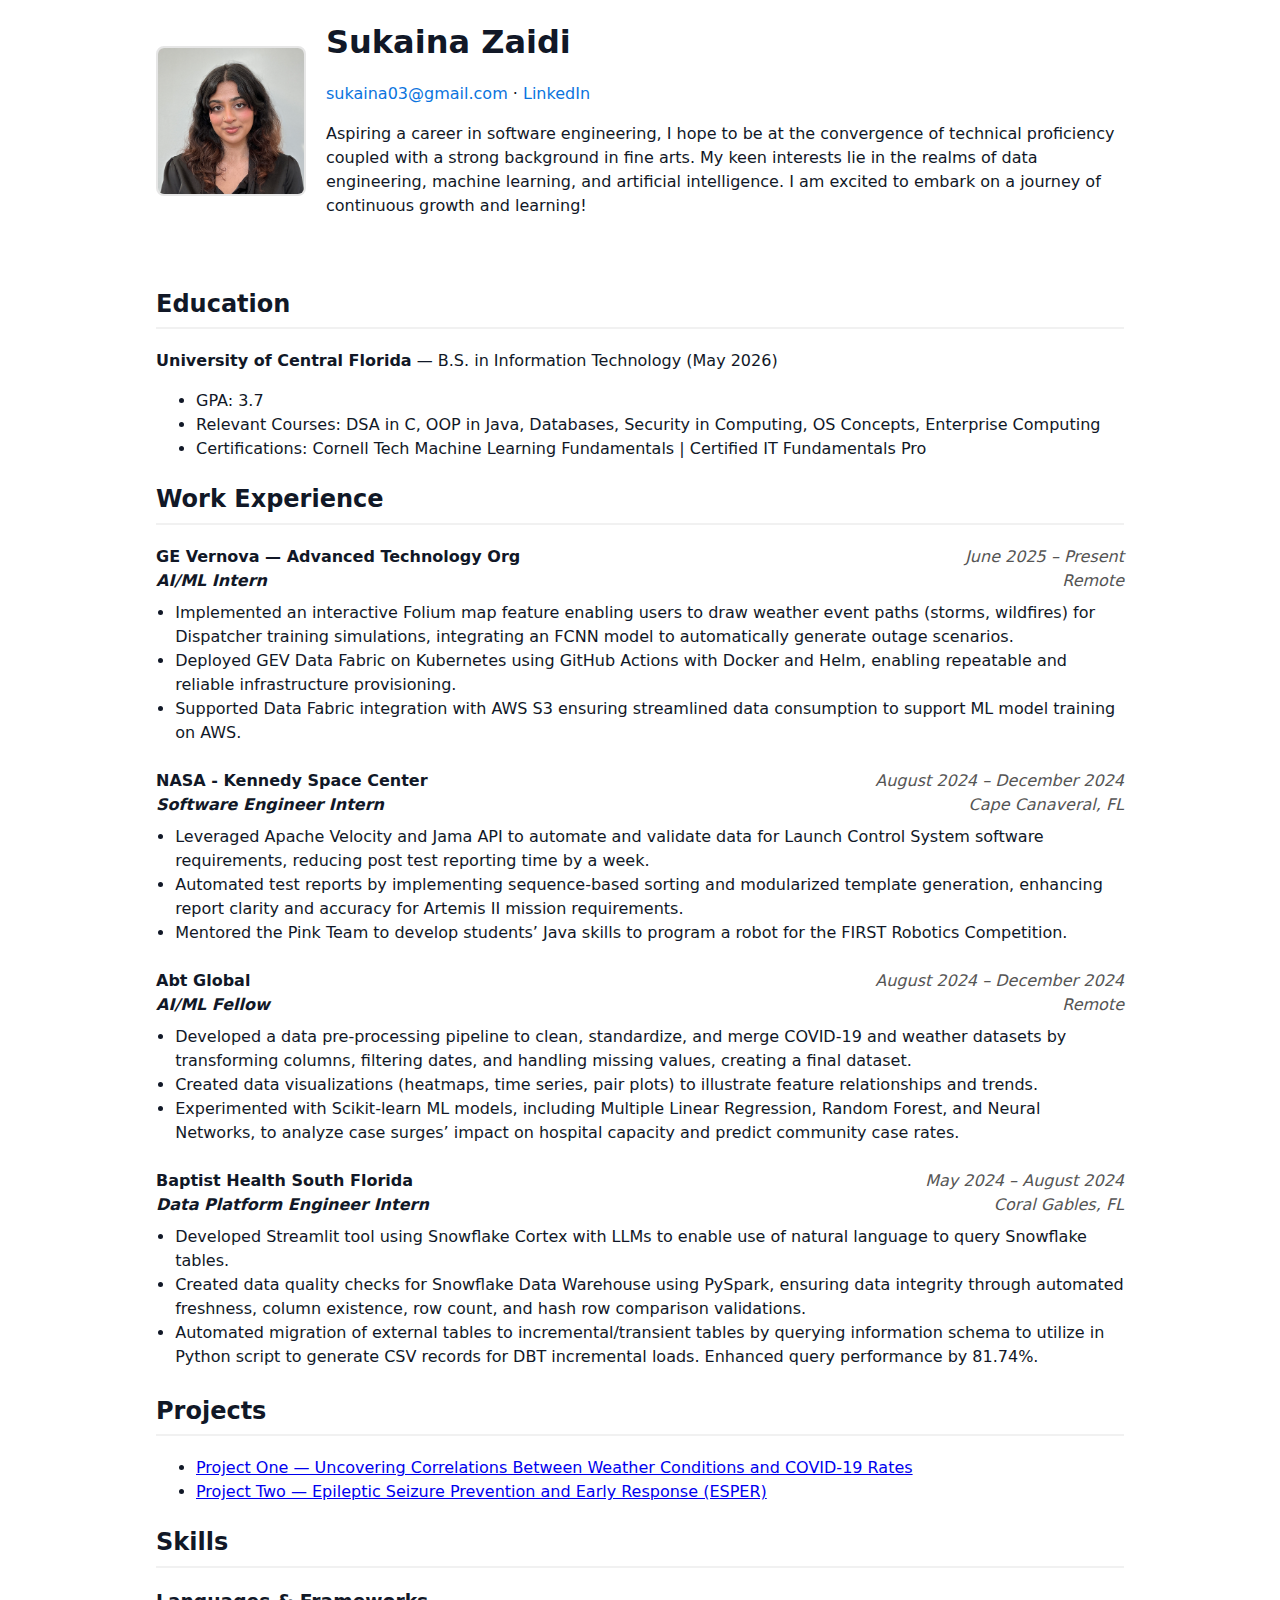
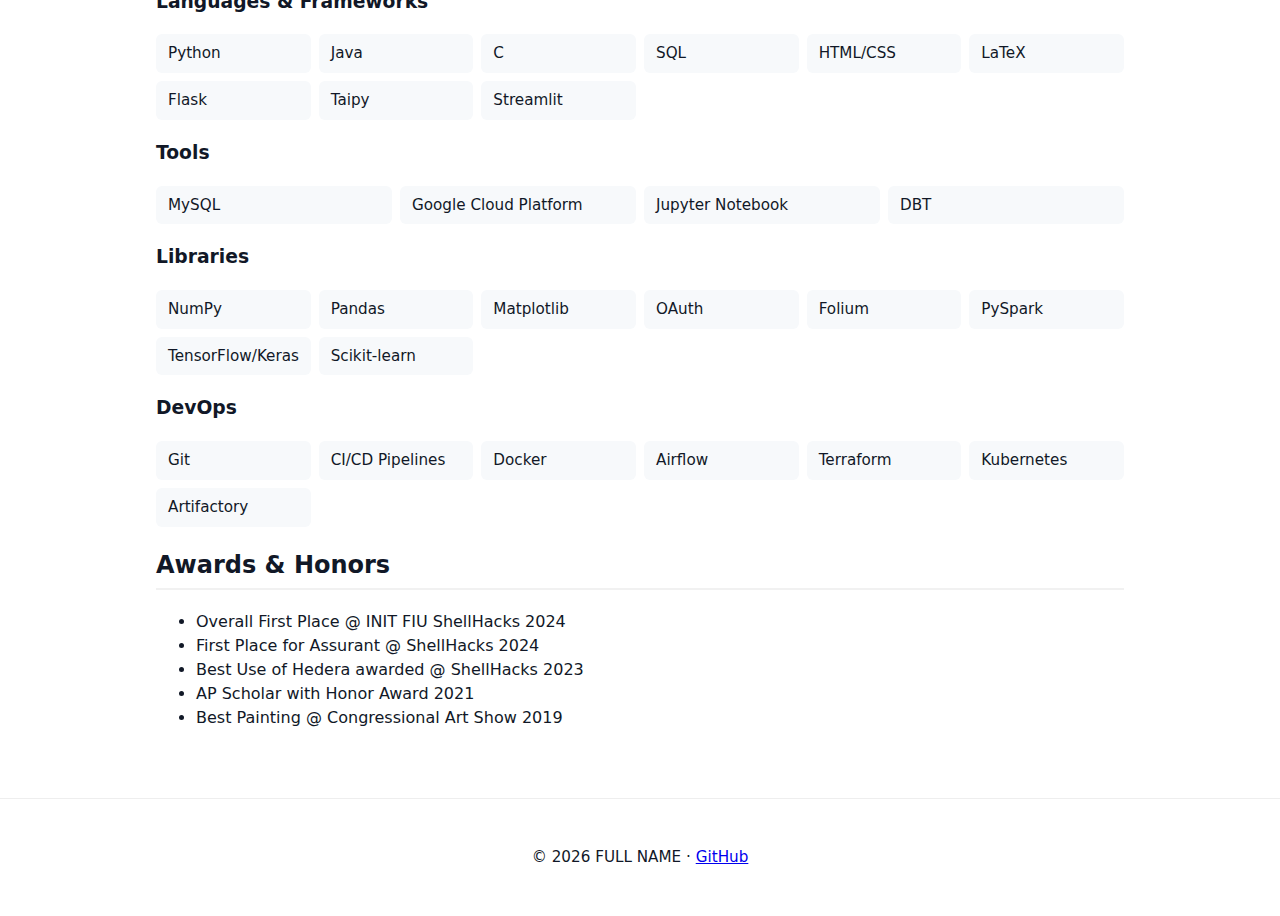
<file: project1/index.html>
<!doctype html>
<html lang="en">
<head>
  <meta charset="utf-8" />
  <meta name="viewport" content="width=device-width,initial-scale=1" />
  <title>Sukaina Zaidi Resume</title>
  <link rel="stylesheet" href="css/styles.css">
  <meta name="description" content="Resume of FULL NAME — UCF student.">
</head>
<body>
  <header class="site-header" role="banner">
    <div class="container header-grid">
      <div class="profile-photo" aria-hidden="false">
        <img src="images/headshot.jpg">
      </div>
      <div class="heading">
        <h1>Sukaina Zaidi</h1>
        <p class="contact">
          <a href="mailto:sukaina03@gmail.com">sukaina03@gmail.com</a> ·
          <a href="https://www.linkedin.com/in/sukaina-zaidi/" target="_blank" rel="noopener">LinkedIn</a>
        </p>
        <p class="objective">Aspiring a career in software engineering, I hope to be at the convergence of technical proficiency coupled with a strong background in fine arts. My keen interests lie in the realms of data engineering, machine learning, and artificial intelligence. I am excited to embark on a journey of continuous growth and learning!</p>
      </div>
    </div>
  </header>

  <main id="main" class="container" role="main">
    <section aria-labelledby="education">
      <h2 id="education">Education</h2>
      <p><strong>University of Central Florida</strong> — B.S. in Information Technology (May 2026)</p>
      <ul class="meta-list">
        <li>GPA: 3.7</li>
        <li>Relevant Courses: DSA in C, OOP in Java, Databases, Security in Computing, OS Concepts, Enterprise Computing</li>
        <li>Certifications: Cornell Tech Machine Learning Fundamentals | Certified IT Fundamentals Pro</li>
      </ul>
    </section>

    <section aria-labelledby="experience">
        <h2 id="experience">Work Experience</h2>

        <article class="job">
          <div class="job-header">
            <div class="job-left">
              <strong>GE Vernova — Advanced Technology Org</strong>
            </div>
            <div class="job-right">
              June 2025 – Present
            </div>
          </div>
          <div class="job-header">
            <div class="job-left">
              <em>AI/ML Intern</em>
            </div>
            <div class="job-right">
              Remote
            </div>
          </div>
          <ul>
            <li>Implemented an interactive Folium map feature enabling users to draw weather event paths (storms, wildfires) for
              Dispatcher training simulations, integrating an FCNN model to automatically generate outage scenarios.</li>
            <li>Deployed GEV Data Fabric on Kubernetes using GitHub Actions with Docker and Helm, enabling repeatable
              and reliable infrastructure provisioning.</li>
            <li>Supported Data Fabric integration with AWS S3 ensuring streamlined data consumption to support ML model
              training on AWS.</li>
          </ul>
        </article>
        

        <article class="job">
            <div class="job-header">
              <div class="job-left">
                <strong>NASA - Kennedy Space Center</strong>
              </div>
              <div class="job-right">
                August 2024 – December 2024
              </div>
            </div>
            <div class="job-header">
              <div class="job-left">
                <em>Software Engineer Intern</em>
              </div>
              <div class="job-right">
                Cape Canaveral, FL
              </div>
            </div>
            <ul>
              <li>Leveraged Apache Velocity and Jama API to automate and validate data for Launch Control System software
                requirements, reducing post test reporting time by a week.</li>
              <li>Automated test reports by implementing sequence-based sorting and modularized template generation, enhancing
                report clarity and accuracy for Artemis II mission requirements.</li>
              <li>Mentored the Pink Team to develop students’ Java skills to program a robot for the FIRST Robotics Competition.</li>
            </ul>
          </article>


          <article class="job">
            <div class="job-header">
              <div class="job-left">
                <strong>Abt Global</strong>
              </div>
              <div class="job-right">
                August 2024 – December 2024
              </div>
            </div>
            <div class="job-header">
              <div class="job-left">
                <em>AI/ML Fellow</em>
              </div>
              <div class="job-right">
                Remote
              </div>
            </div>
            <ul>
              <li>Developed a data pre-processing pipeline to clean, standardize, and merge COVID-19 and weather datasets by
                transforming columns, filtering dates, and handling missing values, creating a final dataset.</li>
              <li>Created data visualizations (heatmaps, time series, pair plots) to illustrate feature relationships and trends.</li>
              <li>Experimented with Scikit-learn ML models, including Multiple Linear Regression, Random Forest, and
                Neural Networks, to analyze case surges’ impact on hospital capacity and predict community case rates.</li>
            </ul>
          </article>

          <article class="job">
            <div class="job-header">
              <div class="job-left">
                <strong>Baptist Health South Florida</strong>
              </div>
              <div class="job-right">
                May 2024 – August 2024
              </div>
            </div>
            <div class="job-header">
              <div class="job-left">
                <em>Data Platform Engineer Intern</em>
              </div>
              <div class="job-right">
                Coral Gables, FL
              </div>
            </div>
            <ul>
              <li>Developed Streamlit tool using Snowflake Cortex with LLMs to enable use of natural language to query
                Snowflake tables.</li>
              <li>Created data quality checks for Snowflake Data Warehouse using PySpark, ensuring data integrity through
                automated freshness, column existence, row count, and hash row comparison validations.</li>
              <li>Automated migration of external tables to incremental/transient tables by querying information schema to utilize
                in Python script to generate CSV records for DBT incremental loads. Enhanced query performance by 81.74%.</li>
            </ul>
          </article>

      
    </section>

    <section aria-labelledby="projects">
      <h2 id="projects">Projects</h2>
      <ul class="project-list">
        <li>
          <a href="project1.html">Project One — Uncovering Correlations Between Weather Conditions and COVID-19 Rates</a>
      
        </li>
        <li>
          <a href="project2.html">Project Two — Epileptic Seizure Prevention and Early Response (ESPER)</a>
        </li>
      </ul>
    </section>

    <section aria-labelledby="skills">
        <h2 id="skills">Skills</h2>
        
        <article aria-labelledby="languages">
          <h3 id="languages">Languages & Frameworks</h3>
          <ul class="skills-grid">
            <li>Python</li>
            <li>Java</li>
            <li>C</li>
            <li>SQL</li>
            <li>HTML/CSS</li>
            <li>LaTeX</li>
            <li>Flask</li>
            <li>Taipy</li>
            <li>Streamlit</li>
          </ul>
        </article>
      
        <article aria-labelledby="tools">
          <h3 id="tools">Tools</h3>
          <ul class="skills-grid">
            <li>MySQL</li>
            <li>Google Cloud Platform</li>
            <li>Jupyter Notebook</li>
            <li>DBT</li>
          </ul>
        </article>
      
        <article aria-labelledby="libraries">
          <h3 id="libraries">Libraries</h3>
          <ul class="skills-grid">
            <li>NumPy</li>
            <li>Pandas</li>
            <li>Matplotlib</li>
            <li>OAuth</li>
            <li>Folium</li>
            <li>PySpark</li>
            <li>TensorFlow/Keras</li>
            <li>Scikit-learn</li>
          </ul>
        </article>
      
        <article aria-labelledby="devops">
          <h3 id="devops">DevOps</h3>
          <ul class="skills-grid">
            <li>Git</li>
            <li>CI/CD Pipelines</li>
            <li>Docker</li>
            <li>Airflow</li>
            <li>Terraform</li>
            <li>Kubernetes</li>
            <li>Artifactory</li>
          </ul>
        </article>
      </section>      
    

    <section aria-labelledby="honors">
      <h2 id="honors">Awards &amp; Honors</h2>
      <ul>
        <li>Overall First Place @ INIT FIU ShellHacks 2024</li>
        <li>First Place for Assurant @ ShellHacks 2024 </li>
        <li>Best Use of Hedera awarded @ ShellHacks 2023</li>
        <li>AP Scholar with Honor Award 2021</li>
        <li>Best Painting @ Congressional Art Show 2019</li>
      </ul>
    </section>
  </main>

  <footer class="site-footer" role="contentinfo">
    <div class="container">
      <p>© <span id="year"></span> FULL NAME · <a href="https://github.com/yourusername">GitHub</a></p>
    </div>
  </footer>

  <script>
    // small script to keep copyright year current
    document.getElementById('year').textContent = new Date().getFullYear();
  </script>
</body>
</html>
</file>
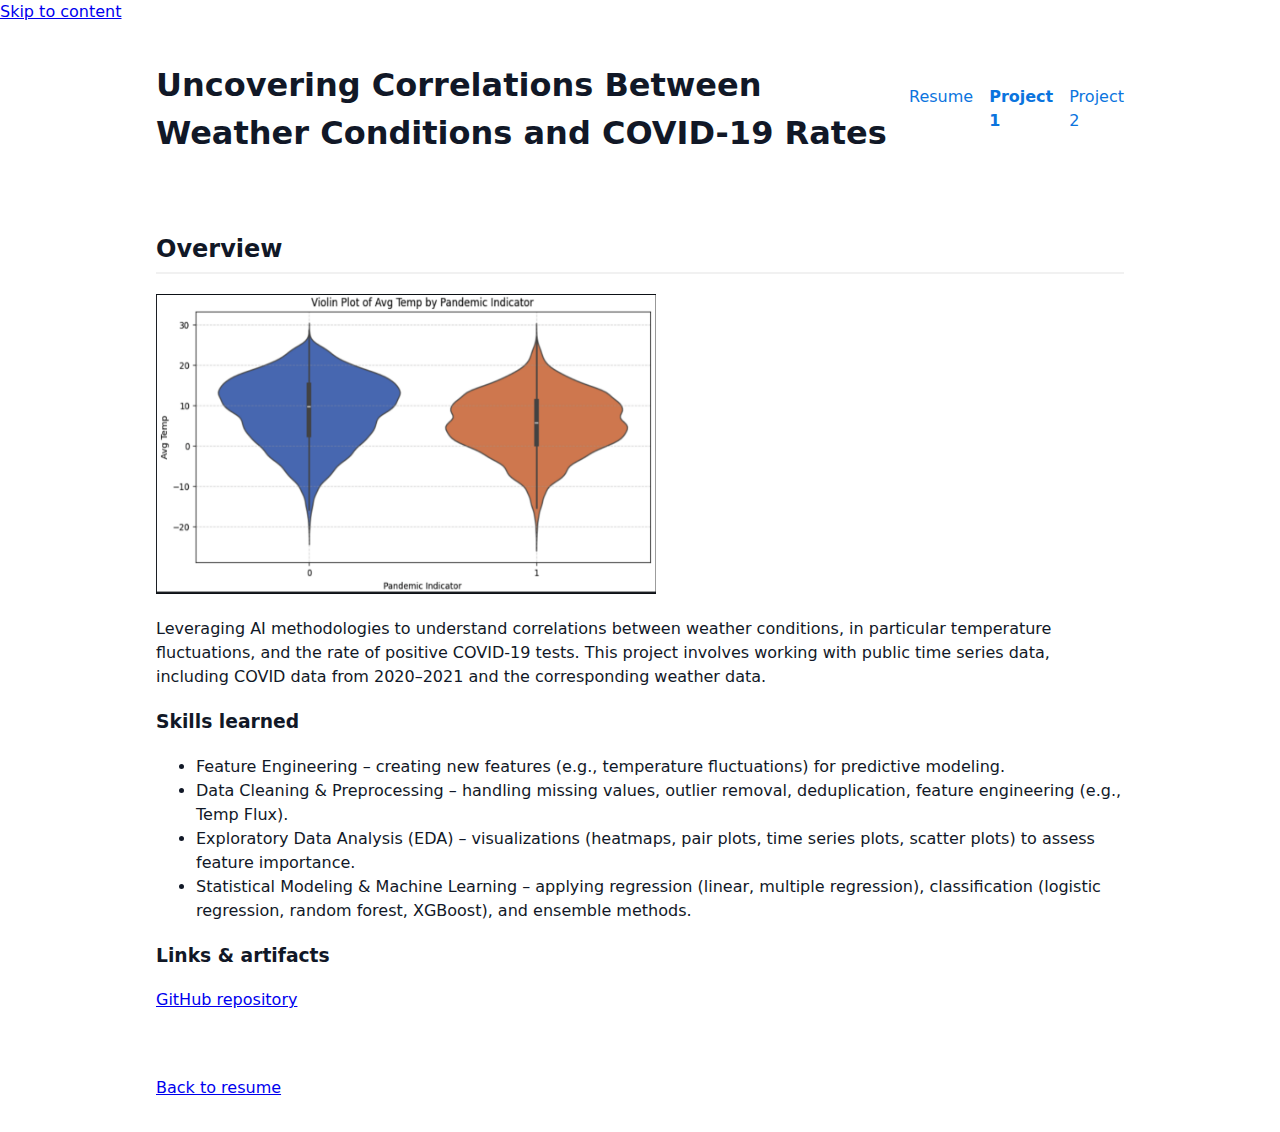
<file: project1.html>
<!doctype html>
<html lang="en">
<head>
  <meta charset="utf-8" />
  <meta name="viewport" content="width=device-width,initial-scale=1" />
  <title>Project: Interactive Storm Map</title>
  <link rel="stylesheet" href="css/styles.css">
</head>
<body>
  <a class="skip-link" href="#content">Skip to content</a>
  <header class="site-header">
    <div class="container header-grid">
      <h1>Uncovering Correlations Between Weather Conditions and COVID-19 Rates</h1>
      <nav aria-label="Primary">
        <ul class="nav">
          <li><a href="index.html">Resume</a></li>
          <li><a href="project1.html" aria-current="page">Project 1</a></li>
          <li><a href="project2.html">Project 2</a></li>
        </ul>
      </nav>
    </div>
  </header>

  <main id="content" class="container">
    <article>
      <h2>Overview</h2>
      <img src="images/violinplot.png" alt="Screenshot of violin map" width="500" height="300"/>
      <p>Leveraging AI methodologies to understand correlations between weather conditions, in particular temperature fluctuations, and the rate of positive COVID-19 tests. This project involves working with public time series data, including COVID data from 2020–2021 and the corresponding weather data.</p>

      <h3>Skills learned</h3>
      <ul>
        <li>Feature Engineering – creating new features (e.g., temperature fluctuations) for predictive modeling.</li>
        <li>Data Cleaning & Preprocessing – handling missing values, outlier removal, deduplication, feature engineering (e.g., Temp Flux).</li>
        <li>Exploratory Data Analysis (EDA) – visualizations (heatmaps, pair plots, time series plots, scatter plots) to assess feature importance.</li>
        <li>Statistical Modeling & Machine Learning – applying regression (linear, multiple regression), classification (logistic regression, random forest, XGBoost), and ensemble methods.</li>
      </ul>

      <h3>Links & artifacts</h3>
      <p><a href="https://github.com/iiqueenizzy13/AbtGlobal_1B" target="_blank" rel="noopener">GitHub repository</a></p>
    </article>
  </main>

  <footer class="site-footer">
    <div class="container">
      <p><a href="index.html">Back to resume</a></p>
    </div>
  </footer>
</body>
</html>
</file>
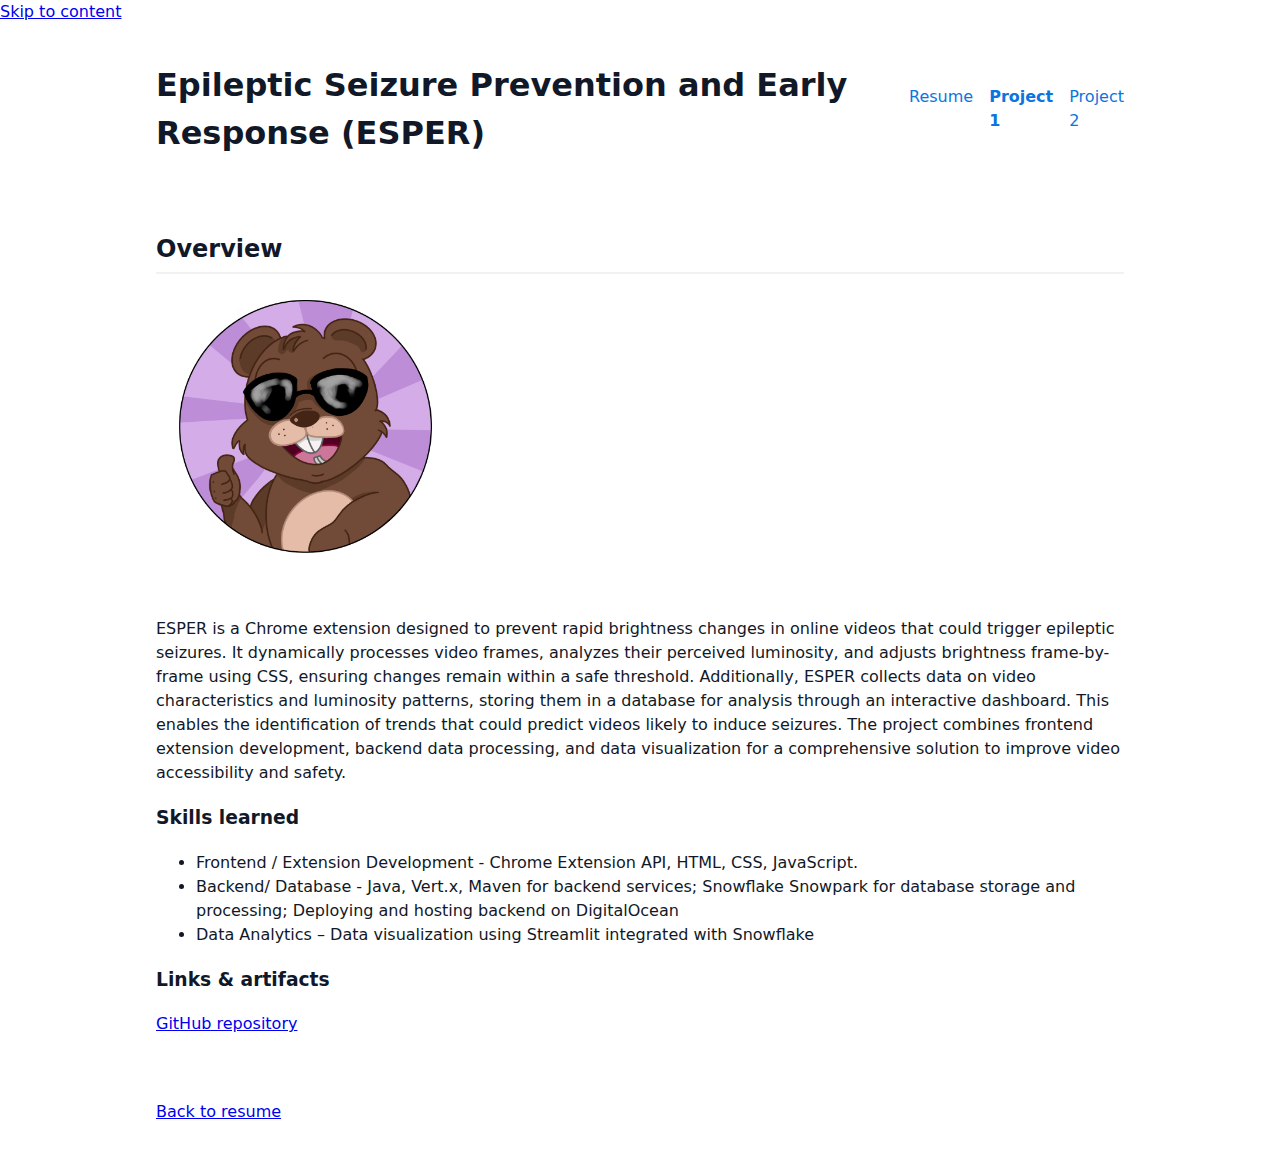
<file: project2.html>
<!doctype html>
<html lang="en">
<head>
  <meta charset="utf-8" />
  <meta name="viewport" content="width=device-width,initial-scale=1" />
  <title>Project: ESPER</title>
  <link rel="stylesheet" href="css/styles.css">
</head>
<body>
  <a class="skip-link" href="#content">Skip to content</a>
  <header class="site-header">
    <div class="container header-grid">
      <h1>Epileptic Seizure Prevention and Early Response (ESPER)</h1>
      <nav aria-label="Primary">
        <ul class="nav">
          <li><a href="index.html">Resume</a></li>
          <li><a href="project1.html" aria-current="page">Project 1</a></li>
          <li><a href="project2.html">Project 2</a></li>
        </ul>
      </nav>
    </div>
  </header>

  <main id="content" class="container">
    <article>
      <h2>Overview</h2>
      <img src="images/esperlogo.jpg" alt="ESPER Logo" width="300" height="300"/>
      <p>ESPER is a Chrome extension designed to prevent rapid brightness changes in online videos that could trigger epileptic seizures. It dynamically processes video frames, analyzes their perceived luminosity, and adjusts brightness frame-by-frame using CSS, ensuring changes remain within a safe threshold. Additionally, ESPER collects data on video characteristics and luminosity patterns, storing them in a database for analysis through an interactive dashboard. This enables the identification of trends that could predict videos likely to induce seizures. The project combines frontend extension development, backend data processing, and data visualization for a comprehensive solution to improve video accessibility and safety.</p>

      <h3>Skills learned</h3>
      <ul>
        <li>Frontend / Extension Development - Chrome Extension API, HTML, CSS, JavaScript.</li>
        <li>Backend/ Database - Java, Vert.x, Maven for backend services; Snowflake Snowpark for database storage and processing; Deploying and hosting backend on DigitalOcean</li>
        <li>Data Analytics – Data visualization using Streamlit integrated with Snowflake</li>
      </ul>

      <h3>Links & artifacts</h3>
      <p><a href="https://github.com/LumaDevelopment/ESPER" target="_blank" rel="noopener">GitHub repository</a></p>
    </article>
  </main>

  <footer class="site-footer">
    <div class="container">
      <p><a href="index.html">Back to resume</a></p>
    </div>
  </footer>
</body>
</html>
</file>
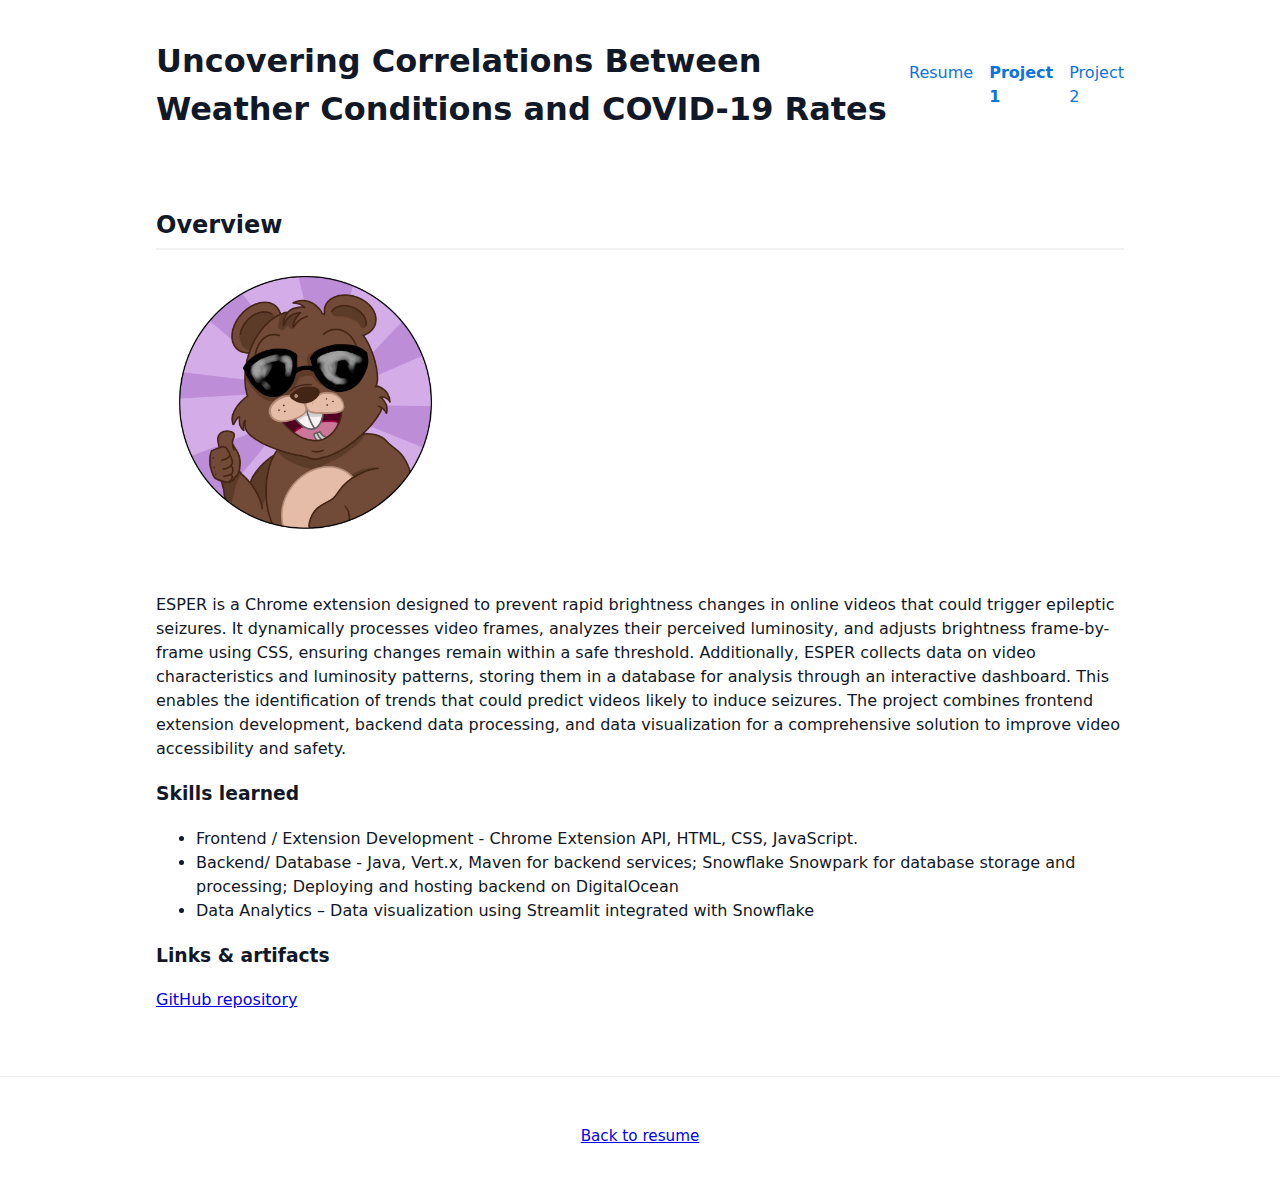
<file: project1/project2.html>
<!doctype html>
<html lang="en">
<head>
  <meta charset="utf-8" />
  <meta name="viewport" content="width=device-width,initial-scale=1" />
  <title>Project: Interactive Storm Map</title>
  <link rel="stylesheet" href="css/styles.css">
</head>
<body>
  <a class="skip-link" href="#content">Skip to content</a>
  <header class="site-header">
    <div class="container header-grid">
      <h1>Uncovering Correlations Between Weather Conditions and COVID-19 Rates</h1>
      <nav aria-label="Primary">
        <ul class="nav">
          <li><a href="index.html">Resume</a></li>
          <li><a href="project1.html" aria-current="page">Project 1</a></li>
          <li><a href="project2.html">Project 2</a></li>
        </ul>
      </nav>
    </div>
  </header>

  <main id="content" class="container">
    <article>
      <h2>Overview</h2>
      <img src="images/esperlogo.jpg" alt="ESPER Logo" width="300" height="300"/>
      <p>ESPER is a Chrome extension designed to prevent rapid brightness changes in online videos that could trigger epileptic seizures. It dynamically processes video frames, analyzes their perceived luminosity, and adjusts brightness frame-by-frame using CSS, ensuring changes remain within a safe threshold. Additionally, ESPER collects data on video characteristics and luminosity patterns, storing them in a database for analysis through an interactive dashboard. This enables the identification of trends that could predict videos likely to induce seizures. The project combines frontend extension development, backend data processing, and data visualization for a comprehensive solution to improve video accessibility and safety.</p>

      <h3>Skills learned</h3>
      <ul>
        <li>Frontend / Extension Development - Chrome Extension API, HTML, CSS, JavaScript.</li>
        <li>Backend/ Database - Java, Vert.x, Maven for backend services; Snowflake Snowpark for database storage and processing; Deploying and hosting backend on DigitalOcean</li>
        <li>Data Analytics – Data visualization using Streamlit integrated with Snowflake</li>
      </ul>

      <h3>Links & artifacts</h3>
      <p><a href="https://github.com/LumaDevelopment/ESPER" target="_blank" rel="noopener">GitHub repository</a></p>
    </article>
  </main>

  <footer class="site-footer">
    <div class="container">
      <p><a href="index.html">Back to resume</a></p>
    </div>
  </footer>
</body>
</html>
</file>
<file: project1/css/styles.css>
/* Basic reset + accessible defaults */
:root{
    --bg:#ffffff;
    --text:#111827;
    --muted:#555;
    --accent:#0b74de;
    --max-width:1000px;
    --gap:1.25rem;
    font-family: system-ui, -apple-system, "Segoe UI", Roboto, "Helvetica Neue", Arial;
  }
  
  *{box-sizing:border-box}
  html,body{height:100%}
  body{
    margin:0;
    color:var(--text);
    background:var(--bg);
    line-height:1.5;
    -webkit-font-smoothing:antialiased;
  }
  
  .container{
    max-width:var(--max-width);
    margin:0 auto;
    padding:1rem;
  }
  
  /* Skip link for keyboard users */
  .skip-link{
    position:absolute;
    left:-999px;
    top:auto;
    width:1px;
    height:1px;
    overflow:hidden;
  }
  .skip-link:focus{
    left:1rem;
    top:1rem;
    background:#fff;
    padding:.5rem;
    border:2px solid var(--accent);
    z-index:1000;
  }
  
  /* Header */
  .header-grid{
    display:flex;
    gap:var(--gap);
    align-items:center;
  }
  .profile-photo img{
    width:150px;
    height:150px;
    object-fit:cover;
    border-radius:8px;
    border:2px solid #e6e6e6;
  }
  .heading h1{margin:.1rem 0}
  .contact a{color:var(--accent); text-decoration:none}
  .contact a:focus, .contact a:hover{text-decoration:underline}
  
  /* Sections */
  main > section{margin:1.25rem 0}
  h2{border-bottom:2px solid #f1f1f1;padding-bottom:.35rem}
  
  /* Jobs & projects */
  .job-meta, .small{font-size:.95rem;color:var(--muted)}
  .job {
    margin-bottom: 1.5rem;
  }
  
  .job-header {
    display: flex;
    justify-content: space-between;
    flex-wrap: wrap;
  }
  
  .job-left {
    font-weight: 600;
  }
  
  .job-right {
    font-style: italic;
    color: var(--muted);
  }
  
  .job ul {
    margin-top: .5rem;
    padding-left: 1.2rem;
  }
  
  
  /* Skills grid */
  .skills-grid{
    display:grid;
    grid-template-columns:repeat(auto-fit,minmax(140px,1fr));
    gap:.5rem;
    list-style:none;
    padding:0;
  }
  .skills-grid li{
    background:#f7f9fb;
    padding:.5rem .75rem;
    border-radius:6px;
    font-size:.95rem;
  }
  
  /* Navigation on project pages */
  .nav{list-style:none;padding:0;margin:0;display:flex;gap:1rem}
  .nav a{text-decoration:none;color:var(--accent)}
  .nav a[aria-current="page"]{font-weight:700;}
  
  /* Footer */
  .site-footer{border-top:1px solid #eee;padding:1rem 0;margin-top:2rem;text-align:center;font-size:.95rem}
  
  /* Responsive behavior */
  @media (max-width:700px){
    .header-grid{flex-direction:row; align-items:center}
    .profile-photo img{width:82px;height:82px}
    :root{--max-width:92%}
  }
</file>
<file: css/styles.css>
/* Basic reset + accessible defaults */
:root{
    --bg:#ffffff;
    --text:#111827;
    --muted:#555;
    --accent:#0b74de;
    --max-width:1000px;
    --gap:1.25rem;
    font-family: system-ui, -apple-system, "Segoe UI", Roboto, "Helvetica Neue", Arial;
  }
  
  *{box-sizing:border-box}
  html,body{height:100%}
  body{
    margin:0;
    color:var(--text);
    background:var(--bg);
    line-height:1.5;
    -webkit-font-smoothing:antialiased;
  }
  
  .container{
    max-width:var(--max-width);
    margin:0 auto;
    padding:1rem;
  }
  
  /* Header */
  .header-grid{
    display:flex;
    gap:var(--gap);
    align-items:center;
  }
  .profile-photo img{
    width:150px;
    height:150px;
    object-fit:cover;
    border-radius:8px;
    border:2px solid #e6e6e6;
  }
  .heading h1{margin:.1rem 0}
  .contact a{color:var(--accent); text-decoration:none}
  .contact a:focus, .contact a:hover{text-decoration:underline}
  
  /* Sections */
  main > section{margin:1.25rem 0}
  h2{border-bottom:2px solid #f1f1f1;padding-bottom:.35rem}
  
  /* Jobs & projects */
  .job-meta, .small{font-size:.95rem;color:var(--muted)}
  .job {
    margin-bottom: 1.5rem;
  }
  
  .job-header {
    display: flex;
    justify-content: space-between;
    flex-wrap: wrap;
  }
  
  .job-left {
    font-weight: 600;
  }
  
  .job-right {
    font-style: italic;
    color: var(--muted);
  }
  
  .job ul {
    margin-top: .5rem;
    padding-left: 1.2rem;
  }
  
  
  /* Skills grid */
  .skills-grid{
    display:grid;
    grid-template-columns:repeat(auto-fit,minmax(140px,1fr));
    gap:.5rem;
    list-style:none;
    padding:0;
  }
  .skills-grid li{
    background:#f7f9fb;
    padding:.5rem .75rem;
    border-radius:6px;
    font-size:.95rem;
  }
  
  /* Navigation on project pages */
  .nav{list-style:none;padding:0;margin:0;display:flex;gap:1rem}
  .nav a{text-decoration:none;color:var(--accent)}
  .nav a[aria-current="page"]{font-weight:700;}
  
  /* Responsive behavior */
  @media (max-width:700px){
    .header-grid{flex-direction:row; align-items:center}
    .profile-photo img{width:82px;height:82px}
    :root{--max-width:92%}
  }
</file>
